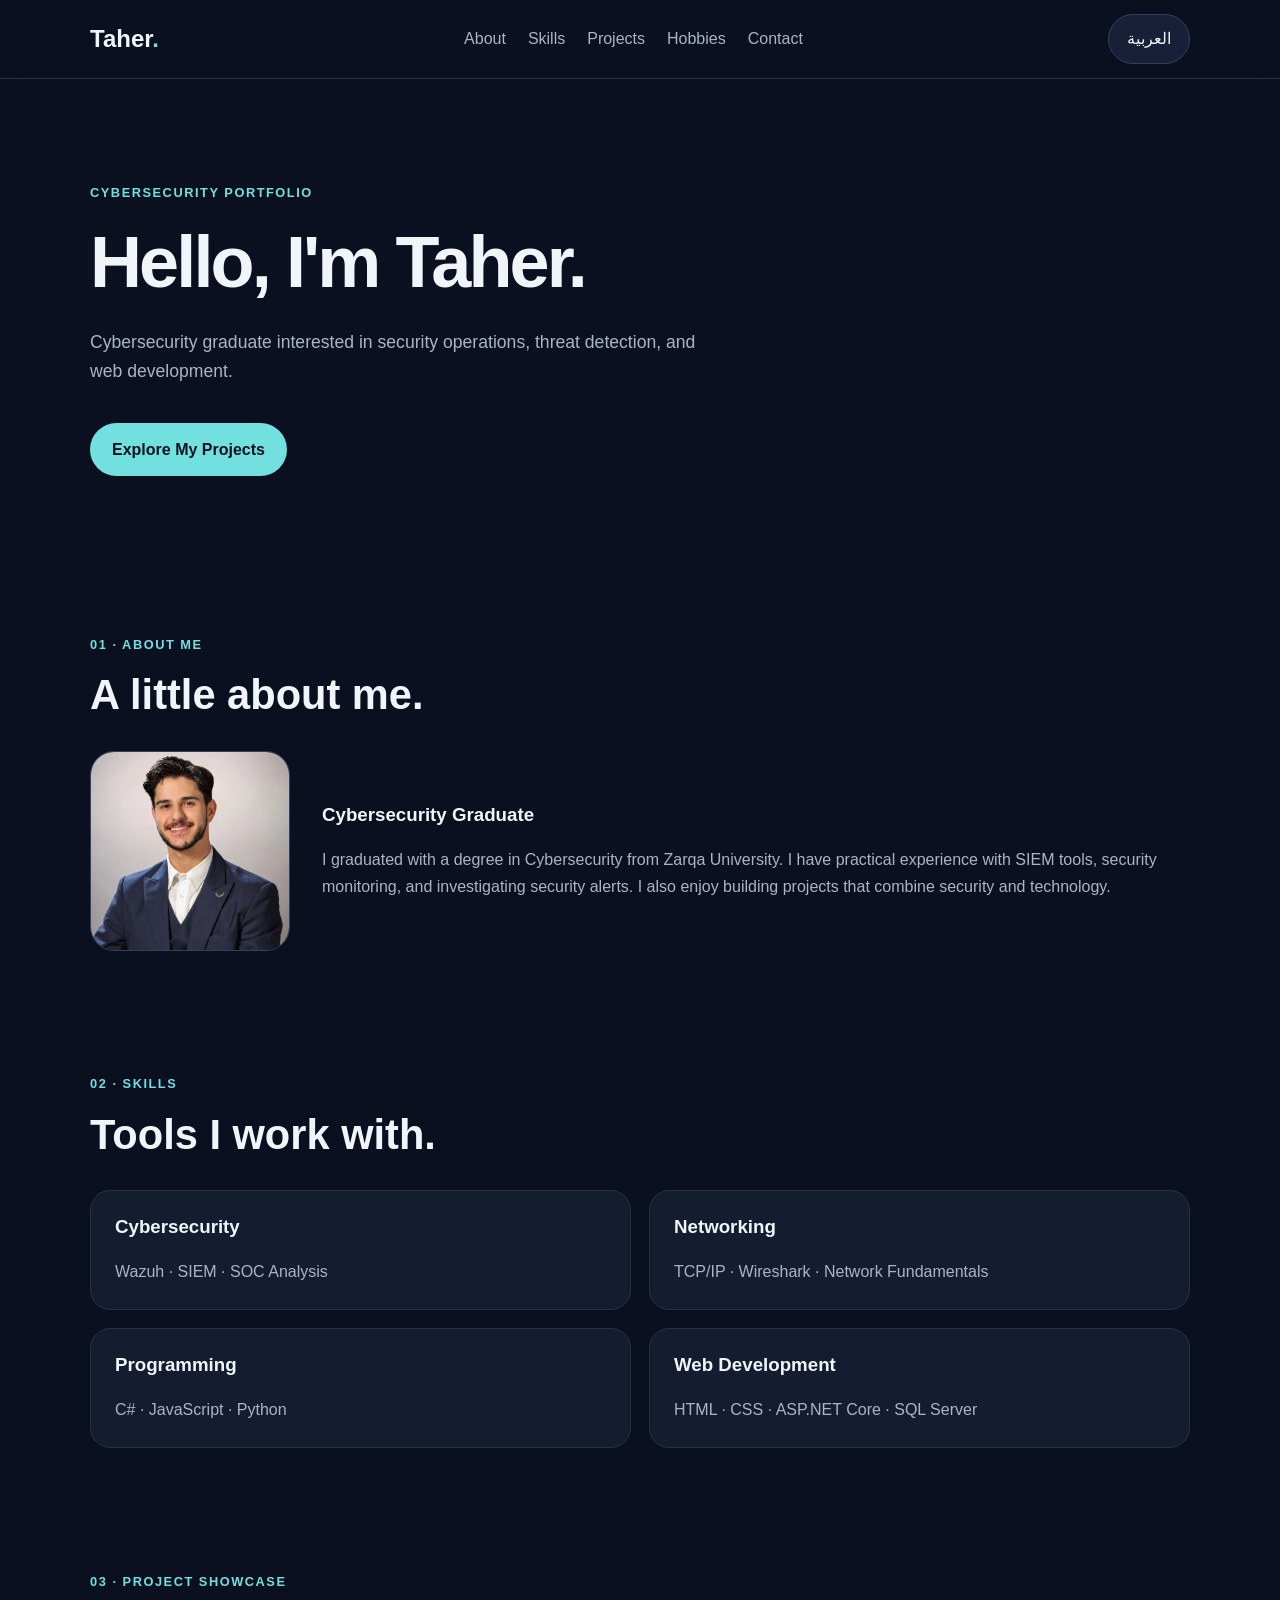
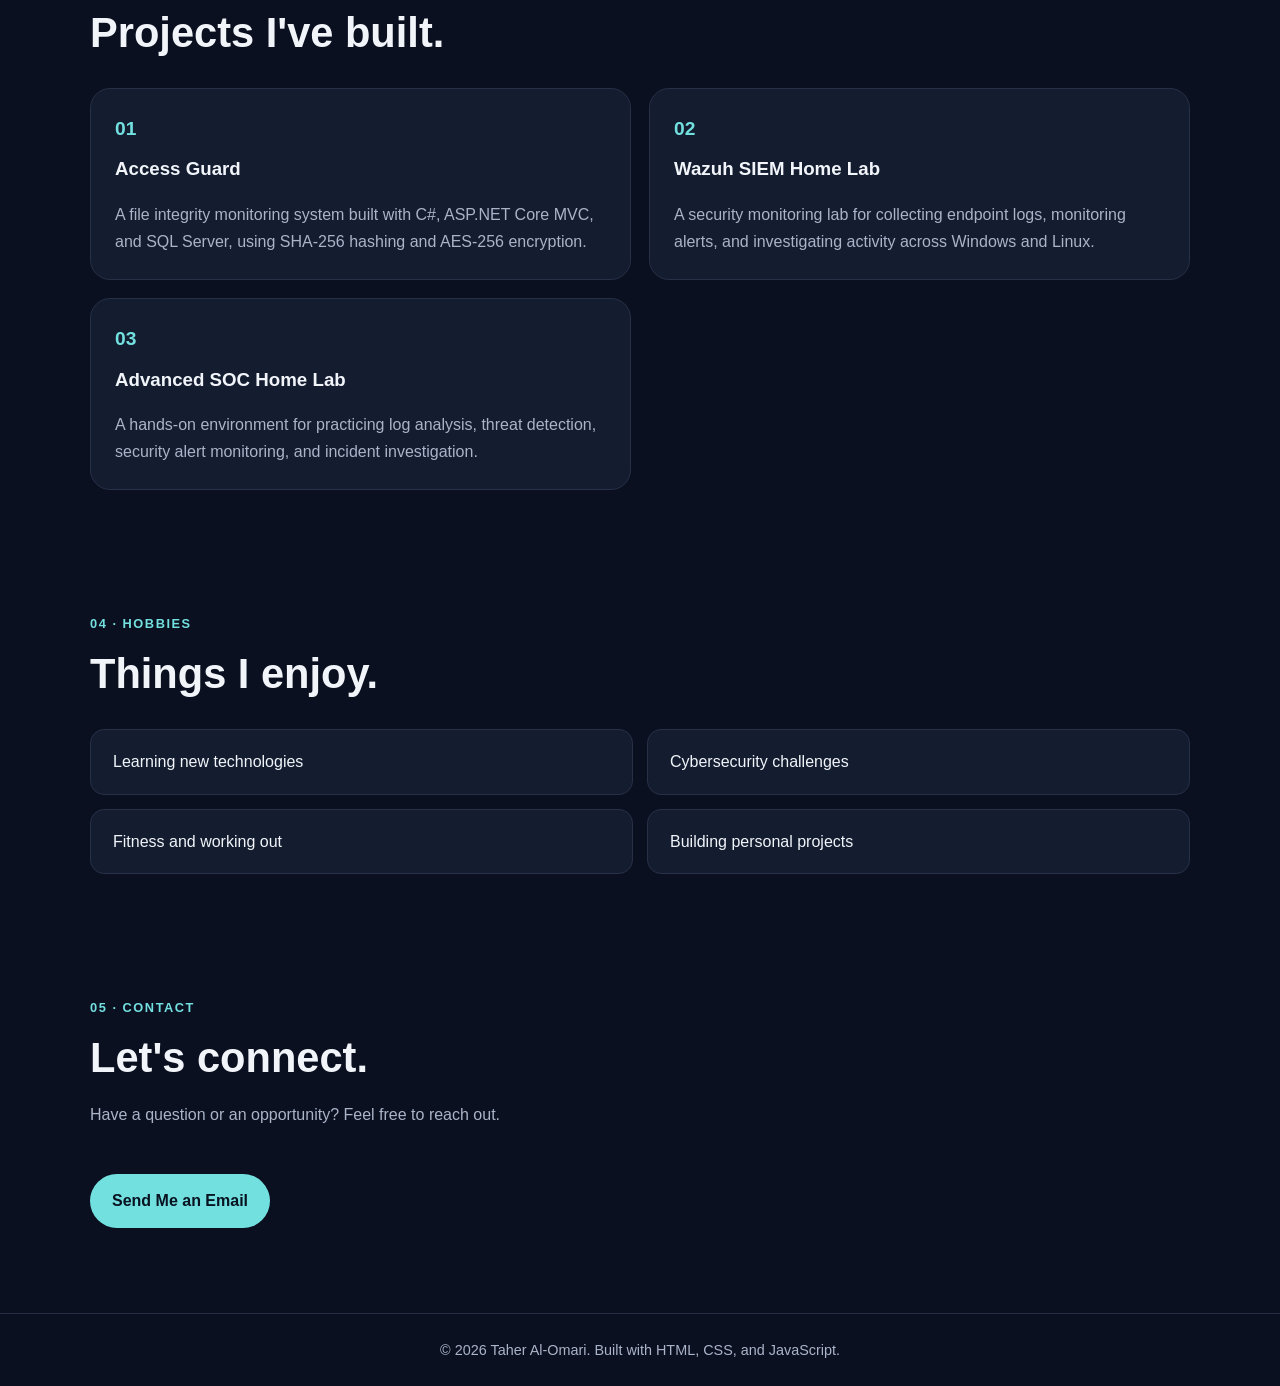
<file: bounce02/index.html>
<!DOCTYPE html>
<html lang="en" dir="ltr">
<head>
    <meta charset="UTF-8">
    <meta name="viewport" content="width=device-width, initial-scale=1.0">
    <meta name="description" content="Taher's personal cybersecurity portfolio">
    <title>Taher Al-Omari | Portfolio</title>
    <link rel="stylesheet" href="style.css">
    <script src="script.js" defer></script>
</head>
<body>

    <!-- Navigation -->
    <header class="site-header">
        <nav class="navbar">
            <a href="#home" class="logo">Taher<span>.</span></a>

            <div class="nav-links">
                <a href="#about" data-i18n="navAbout">About</a>
                <a href="#skills" data-i18n="navSkills">Skills</a>
                <a href="#projects" data-i18n="navProjects">Projects</a>
                <a href="#hobbies" data-i18n="navHobbies">Hobbies</a>
                <a href="#contact" data-i18n="navContact">Contact</a>
            </div>

            <button
                type="button"
                id="languageToggle"
                class="language-button"
                aria-label="Switch to Arabic"
            >
                العربية
            </button>
        </nav>
    </header>

    <main>
        <!-- Introduction -->
        <section class="hero" id="home">
            <div class="hero-content">
                <p class="eyebrow" data-i18n="heroEyebrow">
                    CYBERSECURITY PORTFOLIO
                </p>

                <h1 data-i18n="heroTitle">
                    Hello, I'm Taher.
                </h1>

                <p class="hero-description" data-i18n="heroDescription">
                    Cybersecurity graduate interested in security
                    operations, threat detection, and web development.
                </p>

                <a href="#projects" class="button" data-i18n="heroButton">
                    Explore My Projects
                </a>
            </div>
        </section>

        <!-- About Me -->
        <section class="section" id="about">
            <div class="section-heading">
                <p class="eyebrow" data-i18n="aboutEyebrow">01 · ABOUT ME</p>
                <h2 data-i18n="aboutTitle">A little about me.</h2>
            </div>

            <div class="about-content">
                <img
                    src="assets/profile.jpg"
                    alt="Portrait of Taher"
                    class="profile-photo"
                    data-i18n-alt="profileAlt"
                >

                <div>
                    <h3 data-i18n="aboutSubtitle">
                        Cybersecurity Graduate
                    </h3>

                    <p data-i18n="aboutText">
                        I graduated with a degree in Cybersecurity from
                        Zarqa University. I have practical experience with
                        SIEM tools, security monitoring, and investigating
                        security alerts. I also enjoy building projects
                        that combine security and technology.
                    </p>
                </div>
            </div>
        </section>

        <!-- Skills -->
        <section class="section" id="skills">
            <div class="section-heading">
                <p class="eyebrow" data-i18n="skillsEyebrow">
                    02 · SKILLS
                </p>
                <h2 data-i18n="skillsTitle">Tools I work with.</h2>
            </div>

            <div class="skills-grid">
                <article class="skill-card">
                    <h3 data-i18n="skillCyber">Cybersecurity</h3>
                    <p>Wazuh · SIEM · SOC Analysis</p>
                </article>

                <article class="skill-card">
                    <h3 data-i18n="skillNetworking">Networking</h3>
                    <p>TCP/IP · Wireshark · Network Fundamentals</p>
                </article>

                <article class="skill-card">
                    <h3 data-i18n="skillProgramming">Programming</h3>
                    <p>C# · JavaScript · Python</p>
                </article>

                <article class="skill-card">
                    <h3 data-i18n="skillWeb">Web Development</h3>
                    <p>HTML · CSS · ASP.NET Core · SQL Server</p>
                </article>
            </div>
        </section>

        <!-- Projects -->
        <section class="section" id="projects">
            <div class="section-heading">
                <p class="eyebrow" data-i18n="projectsEyebrow">
                    03 · PROJECT SHOWCASE
                </p>
                <h2 data-i18n="projectsTitle">Projects I've built.</h2>
            </div>

            <div class="projects-grid">
                <article class="project-card">
                    <span class="project-number">01</span>
                    <h3 data-i18n="project1Title">
                        Access Guard
                    </h3>
                    <p data-i18n="project1Text">
                        A file integrity monitoring system built with C#,
                        ASP.NET Core MVC, and SQL Server, using SHA-256
                        hashing and AES-256 encryption.
                    </p>
                </article>

                <article class="project-card">
                    <span class="project-number">02</span>
                    <h3 data-i18n="project2Title">
                        Wazuh SIEM Home Lab
                    </h3>
                    <p data-i18n="project2Text">
                        A security monitoring lab for collecting endpoint
                        logs, monitoring alerts, and investigating
                        activity across Windows and Linux.
                    </p>
                </article>

                <article class="project-card">
                    <span class="project-number">03</span>
                    <h3 data-i18n="project3Title">
                        Advanced SOC Home Lab
                    </h3>
                    <p data-i18n="project3Text">
                        A hands-on environment for practicing log analysis,
                        threat detection, security alert monitoring, and
                        incident investigation.
                    </p>
                </article>
            </div>
        </section>

        <!-- Hobbies -->
        <section class="section" id="hobbies">
            <div class="section-heading">
                <p class="eyebrow" data-i18n="hobbiesEyebrow">
                    04 · HOBBIES
                </p>
                <h2 data-i18n="hobbiesTitle">Things I enjoy.</h2>
            </div>

            <div class="hobbies-grid">
                <div class="hobby-card" data-i18n="hobby1">
                    Learning new technologies
                </div>
                <div class="hobby-card" data-i18n="hobby2">
                    Cybersecurity challenges
                </div>
                <div class="hobby-card" data-i18n="hobby3">
                    Fitness and working out
                </div>
                <div class="hobby-card" data-i18n="hobby4">
                    Building personal projects
                </div>
            </div>
        </section>

        <!-- Contact -->
        <section class="section" id="contact">
            <div class="section-heading">
                <p class="eyebrow" data-i18n="contactEyebrow">
                    05 · CONTACT
                </p>
                <h2 data-i18n="contactTitle">Let's connect.</h2>
                <p data-i18n="contactText">
                    Have a question or an opportunity? Feel free to reach out.
                </p>
            </div>

            <a class="button" href="mailto:YOUR_EMAIL@example.com"
               data-i18n="contactButton">
                Send Me an Email
            </a>
        </section>
    </main>

    <!-- Footer -->
    <footer class="footer">
        <p data-i18n="footerText">
            © 2026 Taher Al-Omari. Built with HTML, CSS, and JavaScript.
        </p>
    </footer>

</body>
</html>
</file>
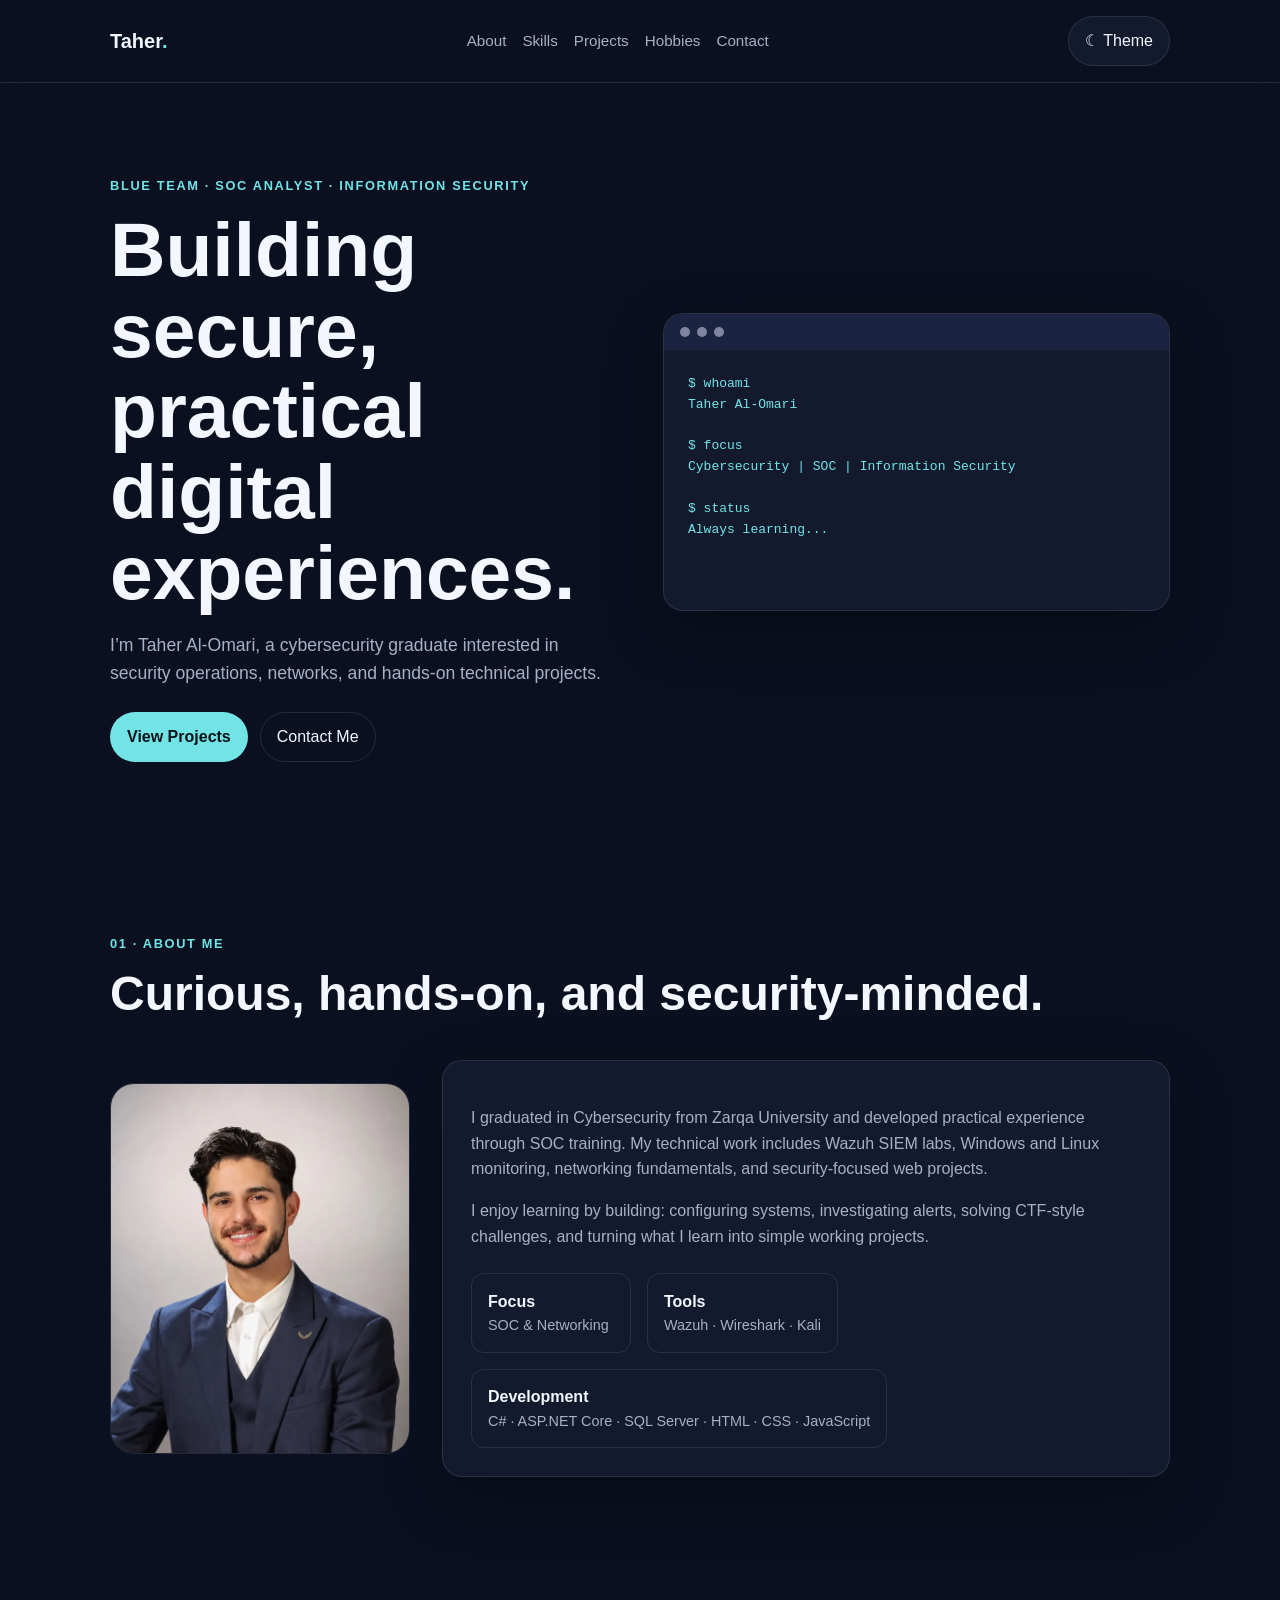
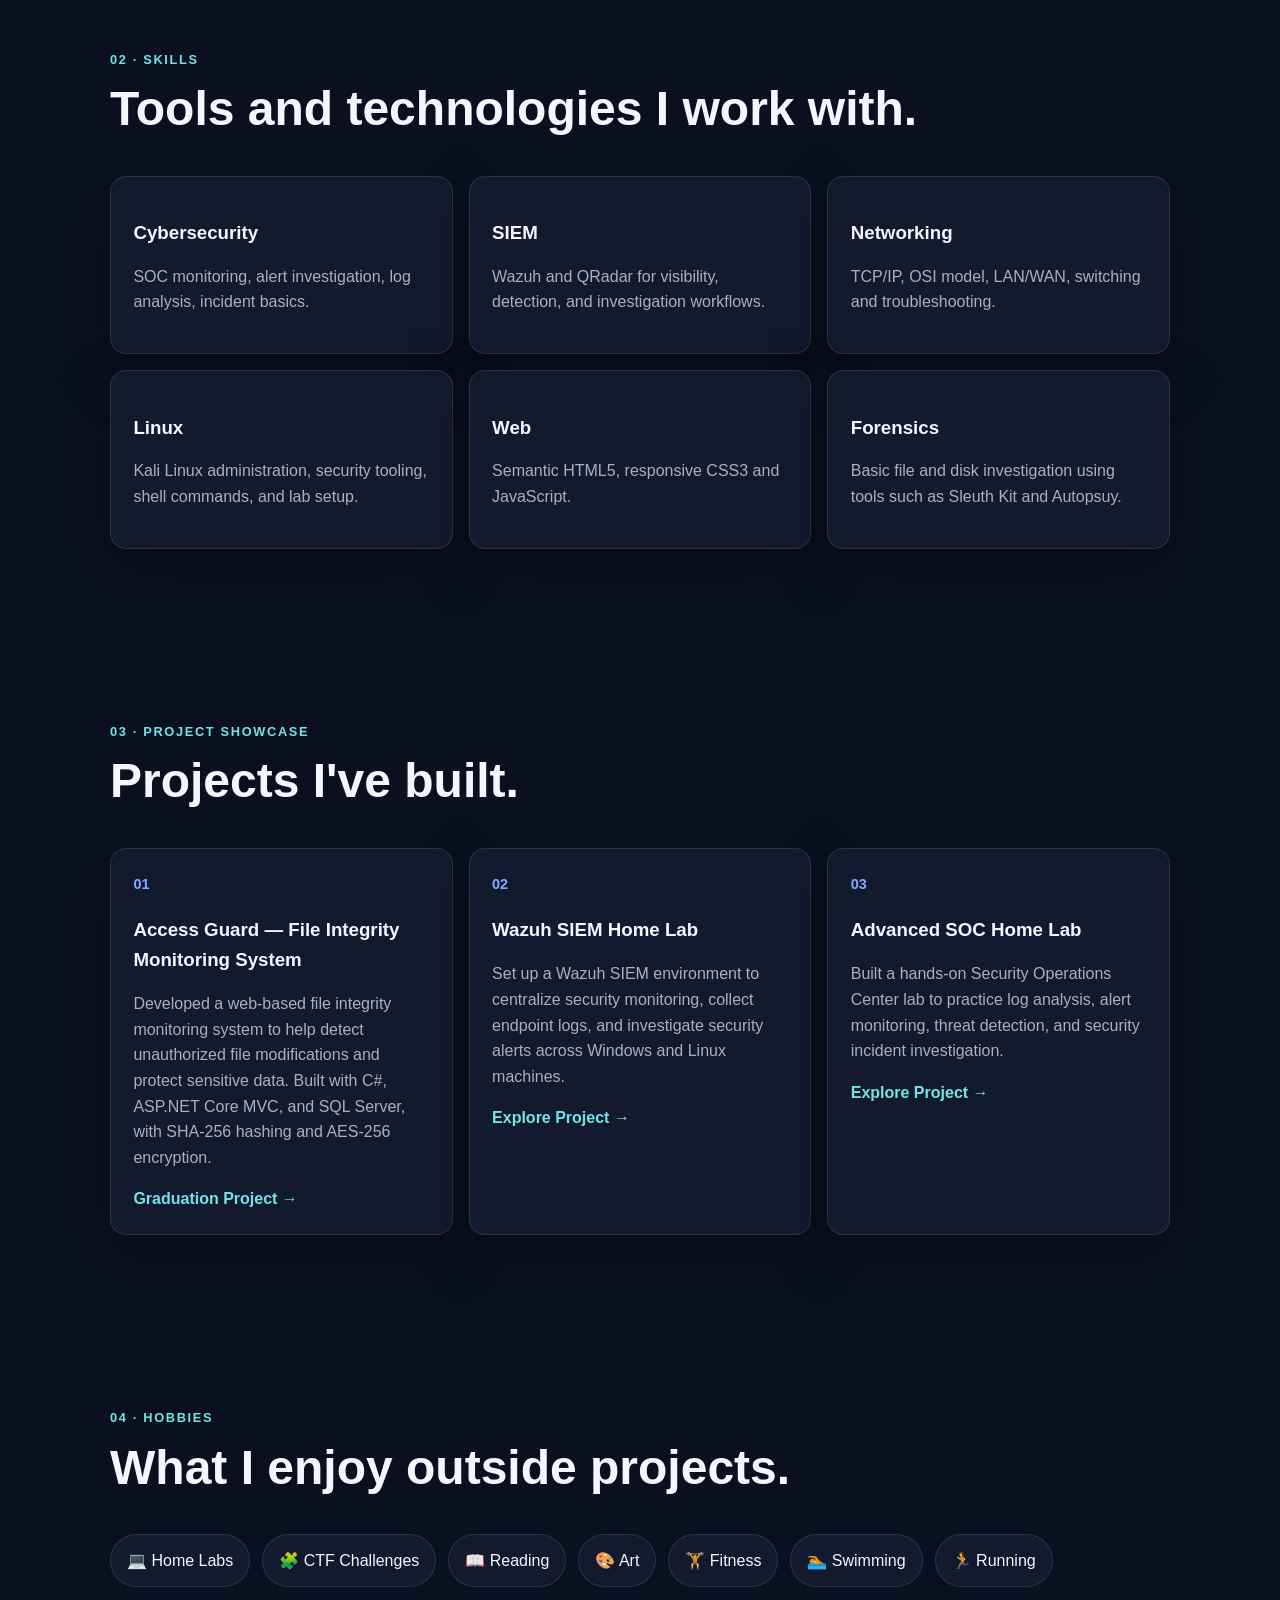
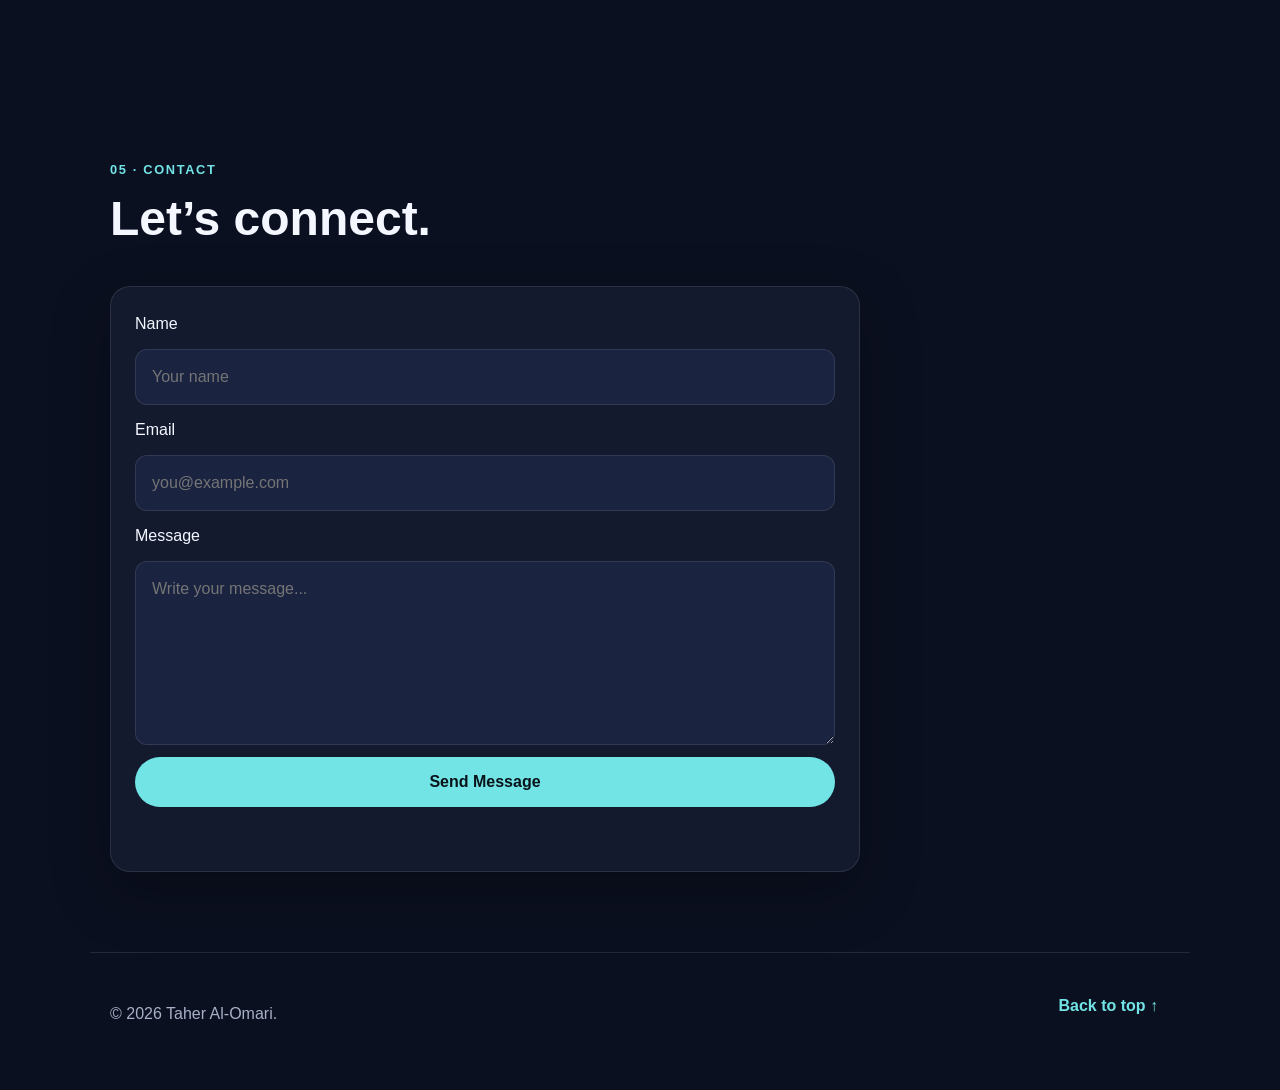
<file: ex00/index.html>
<!DOCTYPE html>
<html lang="en" dir="ltr">
<head>
    <meta charset="UTF-8">
    <meta name="viewport" content="width=device-width, initial-scale=1.0">
    <meta name="description" content="Taher Al-Omari - Cybersecurity portfolio">
    <title>Taher Al-Omari | Cybersecurity Portfolio</title>
    <link rel="stylesheet" href="style.css">
</head>
<body>
    <header class="site-header" id="home">
        <nav class="navbar" aria-label="Main navigation">
            <a class="logo" href="#home">Taher<span>.</span></a>
            <div class="nav-links">
                <a href="#about">About</a>
                <a href="#skills">Skills</a>
                <a href="#projects">Projects</a>
                <a href="#hobbies">Hobbies</a>
                <a href="#contact">Contact</a>
            </div>
            <button id="themeButton" class="theme-button" type="button" aria-label="Switch theme">☾ Theme</button>
        </nav>
    </header>

    <main>
        <section class="hero section">
            <div class="hero-text">
                <p class="eyebrow">Blue Team · SOC Analyst · Information Security</p>
                <h1>Building secure, practical digital experiences.</h1>
                <p class="hero-description">
                    I’m Taher Al-Omari, a cybersecurity graduate interested in security operations,
                    networks, and hands-on technical projects.
                </p>
                <div class="hero-actions">
                    <a class="button primary" href="#projects">View Projects</a>
                    <a class="button secondary" href="#contact">Contact Me</a>
                </div>
            </div>

            <div class="hero-card" aria-label="Profile summary">
                <div class="terminal-top"><span></span><span></span><span></span></div>
                <pre><code>$ whoami
Taher Al-Omari

$ focus
Cybersecurity | SOC | Information Security 

$ status
Always learning...</code></pre>
            </div>
        </section>

        <section class="section" id="about">
            <div class="section-heading">
                <p class="eyebrow">01 · About Me</p>
                <h2>Curious, hands-on, and security-minded.</h2>
            </div>
            <div class="about-grid">
                <div class="profile-frame">
                    <img src="assets/profile.jpg" alt="Profile placeholder for Taher Al-Omari">
                </div>
                <div class="about-copy">
                    <p>
                        I graduated in Cybersecurity from Zarqa University and developed practical experience
                        through SOC training. My technical work includes Wazuh SIEM labs, Windows and
                        Linux monitoring, networking fundamentals, and security-focused web projects.
                    </p>
                    <p>
                        I enjoy learning by building: configuring systems, investigating alerts, solving CTF-style
                        challenges, and turning what I learn into simple working projects.
                    </p>
                    <div class="quick-facts">
                        <div><strong>Focus</strong><span>SOC & Networking</span></div>
                        <div><strong>Tools</strong><span>Wazuh · Wireshark · Kali</span></div>
                        <div><strong>Development</strong><span>C# · ASP.NET Core · SQL Server · HTML · CSS · JavaScript</span></div>
                    </div>
                </div>
            </div>
        </section>

        <section class="section" id="skills">
            <div class="section-heading">
                <p class="eyebrow">02 · Skills</p>
                <h2>Tools and technologies I work with.</h2>
            </div>
            <div class="skills-grid">
                <article class="skill-card"><h3>Cybersecurity</h3><p>SOC monitoring, alert investigation, log analysis, incident basics.</p></article>
                <article class="skill-card"><h3>SIEM</h3><p>Wazuh and QRadar for visibility, detection, and investigation workflows.</p></article>
                <article class="skill-card"><h3>Networking</h3><p>TCP/IP, OSI model, LAN/WAN, switching and troubleshooting.</p></article>
                <article class="skill-card"><h3>Linux</h3><p>Kali Linux administration, security tooling, shell commands, and lab setup.</p></article>
                <article class="skill-card"><h3>Web</h3><p>Semantic HTML5, responsive CSS3 and JavaScript.</p></article>
                <article class="skill-card"><h3>Forensics</h3><p>Basic file and disk investigation using tools such as Sleuth Kit and Autopsuy.</p></article>
            </div>
        </section>

        
        <section class="section" id="projects">
            <div class="section-heading">
                <p class="eyebrow">03 · Project Showcase</p>
                <h2>Projects I've built.</h2>
            </div>

            <div class="projects-grid">

                <article class="project-card">
                    <span class="project-number">01</span>
                    <h3>Access Guard — File Integrity Monitoring System</h3>
                    <p>
                        Developed a web-based file integrity monitoring system
                        to help detect unauthorized file modifications and
                        protect sensitive data. Built with C#, ASP.NET Core MVC,
                        and SQL Server, with SHA-256 hashing and AES-256 encryption.
                    </p>
                    <a href="https://github.com/taheralomary/AccessGuard.git" class="project-link">Graduation Project →</a>
                </article>

                <article class="project-card">
                    <span class="project-number">02</span>
                    <h3>Wazuh SIEM Home Lab</h3>
                    <p>
                        Set up a Wazuh SIEM environment to centralize security
                        monitoring, collect endpoint logs, and investigate
                        security alerts across Windows and Linux machines.
                    </p>
                    <a href="https://github.com/taheralomary/SOC-Level1-Wazuh-Detection-Lab.git" class="project-link">Explore Project →</a>
                </article>

                <article class="project-card">
                    <span class="project-number">03</span>
                    <h3>Advanced SOC Home Lab</h3>
                    <p>
                        Built a hands-on Security Operations Center lab to
                        practice log analysis, alert monitoring, threat
                        detection, and security incident investigation.
                    </p>
                    <a href="https://github.com/taheralomary/SOC-Level-2-Detection-Lab.git" class="project-link">Explore Project →</a>
                </article>

            </div>
        </section>


        <section class="section" id="hobbies">
            <div class="section-heading">
                <p class="eyebrow">04 · Hobbies</p>
                <h2>What I enjoy outside projects.</h2>
            </div>
            <div class="hobbies-row">
                <span>💻 Home Labs</span>
                <span>🧩 CTF Challenges</span>
                <span>📖 Reading</span>
                <span>🎨 Art</span>
                <span>🏋️ Fitness</span>
                <span>🏊 Swimming</span>
                <span>🏃 Running</span>
            </div>
        </section>

        <section class="section" id="contact">
            <div class="section-heading">
                <p class="eyebrow">05 · Contact</p>
                <h2>Let’s connect.</h2>
            </div>
            <form class="contact-form" id="contactForm">
                <label for="name">Name</label>
                <input id="name" name="name" type="text" placeholder="Your name" required>

                <label for="email">Email</label>
                <input id="email" name="email" type="email" placeholder="you@example.com" required>

                <label for="message">Message</label>
                <textarea id="message" name="message" rows="6" placeholder="Write your message..." required></textarea>

                <button class="button primary" type="submit">Send Message</button>
                <p id="formMessage" class="form-message" aria-live="polite"></p>
            </form>
        </section>
    </main>

    
    <footer class="site-footer">
        <p>© 2026 Taher Al-Omari.</p>
        <a href="#home" class="back-to-top">Back to top ↑</a>
    </footer>


    <script src="script.js"></script>
</body>
</html>
</file>
<file: bounce02/style.css>
/* General styles */
* {
    box-sizing: border-box;
}

html {
    scroll-behavior: smooth;
    scroll-padding-top: 90px;
}

body {
    margin: 0;
    background: #0b1020;
    color: #f1f5f9;
    font-family: Arial, Tahoma, sans-serif;
    line-height: 1.7;
    text-align: start;
}

a {
    color: inherit;
    text-decoration: none;
}

button,
a {
    -webkit-tap-highlight-color: transparent;
}

button {
    font: inherit;
}

p {
    color: #aab4c8;
}

h1,
h2,
h3 {
    line-height: 1.3;
}

section {
    scroll-margin-top: 100px;
}

.site-header {
    position: sticky;
    top: 0;
    z-index: 10;
    background: rgba(11, 16, 32, 0.94);
    border-bottom: 1px solid #273047;
    backdrop-filter: blur(12px);
}

.navbar {
    width: min(1100px, 92%);
    min-height: 78px;
    margin-inline: auto;
    display: flex;
    align-items: center;
    justify-content: space-between;
    gap: 24px;
}

.logo {
    font-size: 1.5rem;
    font-weight: 800;
    white-space: nowrap;
}

.logo span {
    color: #73e0e0;
}

.nav-links {
    display: flex;
    align-items: center;
    justify-content: center;
    flex-wrap: wrap;
    gap: 22px;
}

.nav-links a {
    color: #aab4c8;
    transition: color 0.2s ease;
}

.nav-links a:hover {
    color: #73e0e0;
}

.language-button {
    border: 1px solid #34415c;
    border-radius: 999px;
    padding: 10px 18px;
    color: #f1f5f9;
    background: #172036;
    cursor: pointer;
    white-space: nowrap;
    transition: background 0.2s ease, transform 0.2s ease;
}

.language-button:hover {
    background: #273047;
    transform: translateY(-2px);
}

/* Introduction */
.hero {
    width: min(1100px, 92%);
    min-height: 380px;
    margin-inline: auto;
    padding-block: 90px;
    display: flex;
    align-items: center;
}

.hero-content {
    max-width: 760px;
}

.eyebrow {
    color: #73e0e0;
    font-size: 0.8rem;
    font-weight: 700;
    letter-spacing: 0.12em;
}

h1 {
    margin-block: 12px;
    font-size: clamp(2.5rem, 6vw, 4.5rem);
    letter-spacing: -0.04em;
}

h2 {
    margin-block: 10px;
    font-size: clamp(1.8rem, 4vw, 2.6rem);
}

.hero-description {
    max-width: 620px;
    font-size: 1.1rem;
}

/* Buttons */
.button {
    display: inline-flex;
    align-items: center;
    justify-content: center;
    margin-block-start: 18px;
    padding: 13px 22px;
    border: 0;
    border-radius: 999px;
    background: #73e0e0;
    color: #081321;
    font-weight: 700;
    transition: transform 0.2s ease, background 0.2s ease;
}

.button:hover {
    background: #91eeee;
    transform: translateY(-2px);
}

/* Sections */
.section {
    width: min(1100px, 92%);
    margin-inline: auto;
    padding-block: 55px;
}

.section-heading {
    margin-block-end: 28px;
}

/* About */
.about-content {
    display: flex;
    align-items: center;
    gap: 32px;
}

.profile-photo {
    width: 200px;
    height: 200px;
    flex: 0 0 auto;
    object-fit: cover;
    border-radius: 24px;
    border: 1px solid #34415c;
}

/* Skills and projects */
.skills-grid,
.projects-grid {
    display: grid;
    grid-template-columns: repeat(2, minmax(0, 1fr));
    gap: 18px;
}

.skill-card,
.project-card {
    min-width: 0;
    padding: 24px;
    border: 1px solid #273047;
    border-radius: 20px;
    background: #141c30;
}

.skill-card h3,
.project-card h3 {
    margin-block-start: 0;
}

.skill-card p,
.project-card p {
    margin-block-end: 0;
    overflow-wrap: anywhere;
}

.project-number {
    display: inline-block;
    margin-block-end: 12px;
    color: #73e0e0;
    font-weight: 800;
    font-size: 1.2rem;
}

/* Hobbies */
.hobbies-grid {
    display: grid;
    grid-template-columns: repeat(2, minmax(0, 1fr));
    gap: 14px;
}

.hobby-card {
    padding: 18px 22px;
    border: 1px solid #273047;
    border-radius: 14px;
    background: #141c30;
}

/* Footer */
.footer {
    margin-block-start: 30px;
    padding: 24px 4%;
    border-top: 1px solid #273047;
    text-align: center;
}

.footer p {
    margin: 0;
    font-size: 0.9rem;
}

/* Responsive layout */
@media (max-width: 760px) {
    .navbar {
        padding-block: 16px;
        flex-wrap: wrap;
        gap: 14px;
    }

    .nav-links {
        order: 3;
        width: 100%;
        gap: 12px 18px;
    }

    .hero {
        min-height: auto;
        padding-block: 65px;
    }

    .section {
        padding-block: 38px;
    }

    .about-content {
        align-items: flex-start;
        flex-direction: column;
    }

    .profile-photo {
        width: 160px;
        height: 160px;
    }

    .skills-grid,
    .projects-grid,
    .hobbies-grid {
        grid-template-columns: 1fr;
    }
}

@media (max-width: 420px) {
    .nav-links {
        font-size: 0.9rem;
        gap: 10px 14px;
    }

    .language-button {
        padding: 8px 13px;
    }

    .skill-card,
    .project-card {
        padding: 19px;
    }
}

/* Arabic-specific adjustments */
html[dir="rtl"] body {
    font-family: Tahoma, Arial, sans-serif;
}

html[dir="rtl"] .eyebrow {
    letter-spacing: normal;
}
</file>
<file: ex00/style.css>
:root {
    --bg: #0b1020;
    --surface: #131a2e;
    --surface-2: #1a2340;
    --text: #f4f7ff;
    --muted: #a8b0c7;
    --accent: #72e4e6;
    --accent-2: #82aaff;
    --border: rgba(255, 255, 255, 0.10);
    --shadow: 0 20px 60px rgba(0, 0, 0, 0.28);
}

body.light-theme {
    --bg: #f6f8fc;
    --surface: #ffffff;
    --surface-2: #eef2f9;
    --text: #152038;
    --muted: #5d6982;
    --accent: #13795b;
    --accent-2: #395bd6;
    --border: rgba(21, 32, 56, 0.12);
    --shadow: 0 20px 60px rgba(52, 69, 104, 0.14);
}

* { box-sizing: border-box; }
html { scroll-behavior: smooth; }
body {
    margin: 0;
    font-family: Arial, Helvetica, sans-serif;
    background: var(--bg);
    color: var(--text);
    line-height: 1.6;
    transition: background-color 0.3s ease, color 0.3s ease;
}

a { color: inherit; text-decoration: none; }
button, input, textarea { font: inherit; }

.site-header {
    position: sticky;
    top: 0;
    z-index: 10;
    background: color-mix(in srgb, var(--bg) 88%, transparent);
    backdrop-filter: blur(12px);
    border-bottom: 1px solid var(--border);
}

.navbar {
    max-width: 1100px;
    margin: 0 auto;
    padding: 1rem 1.25rem;
    display: flex;
    align-items: center;
    justify-content: space-between;
    gap: 1rem;
}

.logo { font-size: 1.25rem; font-weight: 800; }
.logo span { color: var(--accent); }
.nav-links { display: flex; gap: 1rem; flex-wrap: wrap; justify-content: center; }
.nav-links a { color: var(--muted); font-size: 0.95rem; }
.nav-links a:hover { color: var(--text); }

.theme-button, .button {
    border: 1px solid var(--border);
    border-radius: 999px;
    padding: 0.7rem 1rem;
    cursor: pointer;
    transition: transform 0.2s ease, background-color 0.2s ease, color 0.2s ease;
}
.theme-button { background: var(--surface); color: var(--text); }
.theme-button:hover, .button:hover { transform: translateY(-2px); }

.section { max-width: 1100px; margin: 0 auto; padding: 5rem 1.25rem; }
.hero { min-height: 78vh; display: flex; align-items: center; gap: 3rem; }
.hero-text, .hero-card { flex: 1; }
.eyebrow { color: var(--accent); text-transform: uppercase; letter-spacing: 0.13em; font-weight: 700; font-size: 0.8rem; }
h1 { font-size: clamp(2.6rem, 6vw, 5rem); line-height: 1.05; margin: 0.6rem 0 1.2rem; }
h2 { font-size: clamp(2rem, 4vw, 3rem); line-height: 1.1; margin-top: 0.4rem; }
h3 { margin-bottom: 0.4rem; }
.hero-description { max-width: 650px; color: var(--muted); font-size: 1.1rem; }
.hero-actions { display: flex; flex-wrap: wrap; gap: 0.75rem; margin-top: 1.5rem; }
.primary { background: var(--accent); color: #08131a; border-color: transparent; font-weight: 800; }
.secondary { background: transparent; color: var(--text); }

.hero-card, .skill-card, .project-card, .contact-form, .about-copy {
    background: var(--surface);
    border: 1px solid var(--border);
    box-shadow: var(--shadow);
}
.hero-card { border-radius: 1.25rem; overflow: hidden; }
.terminal-top { display: flex; gap: 0.45rem; padding: 0.8rem 1rem; background: var(--surface-2); }
.terminal-top span { width: 10px; height: 10px; border-radius: 50%; background: var(--muted); opacity: 0.7; }
.hero-card pre { margin: 0; padding: 1.5rem; min-height: 260px; overflow: auto; color: var(--accent); }

.section-heading { margin-bottom: 2rem; }
.about-grid { display: flex; gap: 2rem; align-items: center; }
.profile-frame { flex: 0 0 300px; }
.profile-frame img { display: block; width: 100%; border-radius: 1.5rem; border: 1px solid var(--border); }
.about-copy { flex: 1; padding: 1.75rem; border-radius: 1.25rem; }
.about-copy p { color: var(--muted); }
.quick-facts { display: flex; gap: 1rem; flex-wrap: wrap; margin-top: 1.5rem; }
.quick-facts div { display: flex; flex-direction: column; padding: 0.9rem 1rem; border: 1px solid var(--border); border-radius: 0.8rem; min-width: 160px; }
.quick-facts span { color: var(--muted); font-size: 0.9rem; }

.skills-grid, .projects-grid { display: flex; flex-wrap: wrap; gap: 1rem; }
.skill-card, .project-card { flex: 1 1 30%; min-width: 220px; padding: 1.4rem; border-radius: 1rem; }
.skill-card p, .project-card p { color: var(--muted); }
.project-number { color: var(--accent-2); font-weight: 800; font-size: 0.9rem; }
.project-link { color: var(--accent); font-weight: 700; }

.hobbies-row { display: flex; flex-wrap: wrap; gap: 0.75rem; }
.hobbies-row span { padding: 0.8rem 1rem; background: var(--surface); border: 1px solid var(--border); border-radius: 999px; }

.contact-form { max-width: 750px; padding: 1.5rem; border-radius: 1.25rem; display: flex; flex-direction: column; gap: 0.75rem; }
.contact-form input, .contact-form textarea {
    width: 100%;
    padding: 0.9rem 1rem;
    border-radius: 0.75rem;
    border: 1px solid var(--border);
    background: var(--surface-2);
    color: var(--text);
    resize: vertical;
}
.contact-form input:focus, .contact-form textarea:focus { outline: 2px solid var(--accent); outline-offset: 1px; }
.form-message { margin: 0.25rem 0 0; color: var(--accent); min-height: 1.5rem; }

.site-footer { max-width: 1100px; margin: 0 auto; padding: 2rem 1.25rem 3rem; display: flex; justify-content: space-between; gap: 1rem; flex-wrap: wrap; border-top: 1px solid var(--border); color: var(--muted); }



@media (max-width: 820px) {
    .navbar { flex-wrap: wrap; }
    .nav-links { order: 3; width: 100%; }
    .hero, .about-grid { flex-direction: column; align-items: stretch; }
    .profile-frame { flex-basis: auto; max-width: 320px; margin: 0 auto; }
    .section { padding-top: 4rem; padding-bottom: 4rem; }
}

@media (max-width: 520px) {
    .nav-links { gap: 0.6rem; font-size: 0.9rem; }
    .theme-button { padding: 0.6rem 0.8rem; }
    .hero { min-height: auto; padding-top: 3rem; }
    h1 { font-size: 2.5rem; }
    .skill-card, .project-card { min-width: 100%; }
}



/* Project Card Hover Effect */
.project-card {
    position: relative;
    transition: transform 0.3s ease,
                border-color 0.3s ease,
                box-shadow 0.3s ease,
                background-color 0.3s ease;
}

.project-card:hover {
    transform: translateY(-8px);
    border-color: var(--accent);
    box-shadow: 0 12px 30px rgba(114, 228, 230, 0.18);
    background-color: var(--surface-2);
}

.project-number {
    transition: color 0.3s ease;
}

.project-card:hover .project-number {
    color: var(--accent);
}

.project-link {
    display: inline-block;
    transition: transform 0.3s ease, color 0.3s ease;
}

.project-link:hover {
    color: var(--text);
    transform: translateX(5px);
}

/* Also animate skill cards */
.skill-card {
    transition: transform 0.3s ease,
                border-color 0.3s ease,
                box-shadow 0.3s ease;
}

.skill-card:hover {
    transform: translateY(-6px);
    border-color: var(--accent);
    box-shadow: 0 12px 30px rgba(114, 228, 230, 0.12);
}

@media (prefers-reduced-motion: reduce) {
    .project-card,
    .project-number,
    .project-link,
    .skill-card {
        transition: none;
    }

    .project-card:hover,
    .project-link:hover,
    .skill-card:hover {
        transform: none;
    }
}




.back-to-top {
    display: inline-block;
    color: var(--accent);
    font-weight: 700;
    padding: 8px 12px;
    border-radius: 8px;
    transition: color 0.2s ease,
                background-color 0.2s ease,
                transform 0.2s ease;
}

.back-to-top:hover {
    color: var(--text);
    background-color: var(--surface-2);
    transform: translateY(-3px);
}
</file>
